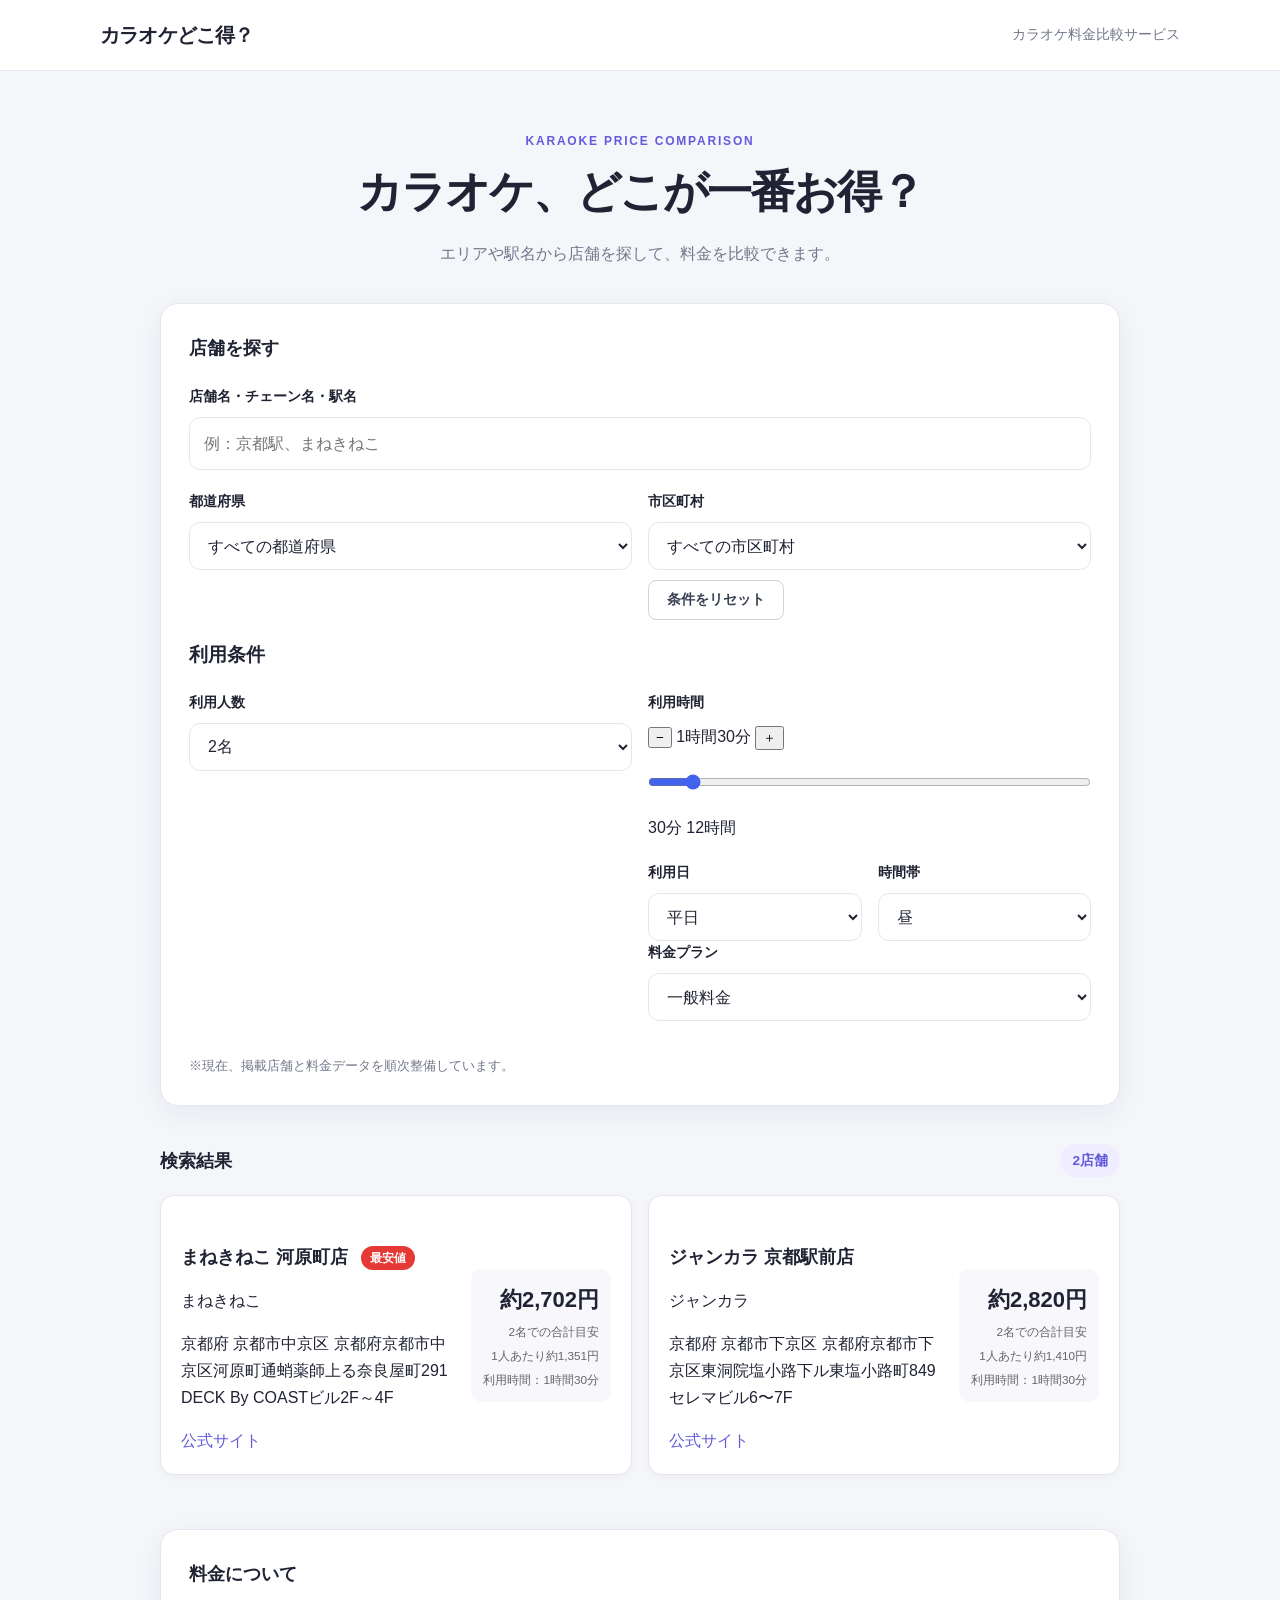
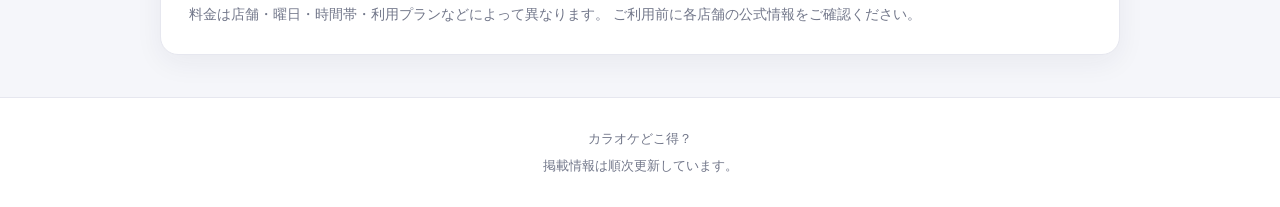
<file: site/index.html>
<!DOCTYPE html>
<html lang="ja">
<head>
  <meta charset="UTF-8">
  <meta name="viewport" content="width=device-width, initial-scale=1">
  <meta name="theme-color" content="#ffffff">
  <meta name="description" content="カラオケ店舗の料金を比較して、自分に合ったお店を探せるサービスです。">
  <title>カラオケどこ得？｜カラオケ料金比較</title>
  <link rel="stylesheet" href="./style.css">
  <script src="./app.js" defer></script>
</head>
<body>
  <header class="site-header">
    <a class="logo" href="./">カラオケどこ得？</a>
    <p class="header-subtitle">カラオケ料金比較サービス</p>
  </header>

  <main class="container">
    <section class="hero">
      <p class="eyebrow">KARAOKE PRICE COMPARISON</p>
      <h1>カラオケ、どこが一番お得？</h1>
      <p class="hero-description">
        エリアや駅名から店舗を探して、料金を比較できます。
      </p>
    </section>

    <section class="search-panel" aria-labelledby="search-title">
      <h2 id="search-title">店舗を探す</h2>

      <label for="search">店舗名・チェーン名・駅名</label>
      <input
        id="search"
        type="search"
        placeholder="例：京都駅、まねきねこ"
        autocomplete="off"
      >

      <div class="select-row">
        <div class="form-field">
          <label for="prefecture">都道府県</label>
          <select id="prefecture">
            <option value="">すべての都道府県</option>
          </select>
        </div>

        <div class="form-field">
          <label for="city">市区町村</label>
          <select id="city">
            <option value="">すべての市区町村</option>
          </select>
          <button type="button" id="reset-filters">条件をリセット</button>
        </div>
      </div>

      <div class="comparison-options">
  <h3>利用条件</h3>

  <div class="select-row">
    <div class="form-field">
      <label for="people">利用人数</label>
      <select id="people">
        <option value="1">1名</option>
        <option value="2" selected>2名</option>
        <option value="3">3名</option>
        <option value="4">4名</option>
        <option value="5">5名</option>
        <option value="6">6名</option>
        <option value="8">8名</option>
        <option value="10">10名</option>
      </select>
    </div>

    <div class="form-field">
<div class="form-field duration-field">
  <label for="duration">利用時間</label>

  <div class="duration-controls">
    <button type="button" id="duration-minus" aria-label="5分短く">−</button>
    <output id="duration-display" for="duration">1時間30分</output>
    <button type="button" id="duration-plus" aria-label="5分長く">＋</button>
  </div>

  <input
    id="duration"
    type="range"
    min="30"
    max="720"
    step="5"
    value="90"
  >

  <div class="duration-range">
    <span>30分</span>
    <span>12時間</span>
  </div>
</div>

  <div class="select-row">
    <div class="form-field">
      <label for="day-type">利用日</label>
      <select id="day-type">
        <option value="weekday">平日</option>
        <option value="weekend">土日祝</option>
      </select>
    </div>

    <div class="form-field">
      <label for="time-type">時間帯</label>
      <select id="time-type">
        <option value="daytime">昼</option>
        <option value="night">夜</option>
      </select>
    </div>
  </div>

  <div class="form-field">
    <label for="plan">料金プラン</label>
    <select id="plan">
      <option value="normal">一般料金</option>
      <option value="member">会員料金</option>
      <option value="student">学生料金</option>
      <option value="freeTime">フリータイム</option>
    </select>
  </div>
</div>
      <p class="search-note">
        ※現在、掲載店舗と料金データを順次整備しています。
      </p>
    </section>

    <section class="results-section" aria-labelledby="results-title">
      <div class="results-heading">
        <h2 id="results-title">検索結果</h2>
        <span id="result-count">0店舗</span>
      </div>

      <div id="store-list" class="store-list" aria-live="polite">
        <p>店舗情報を読み込んでいます。</p>
      </div>
    </section>

    <section class="notice">
      <h2>料金について</h2>
      <p>
        料金は店舗・曜日・時間帯・利用プランなどによって異なります。
        ご利用前に各店舗の公式情報をご確認ください。
      </p>
    </section>
  </main>

  <footer class="site-footer">
    <p>カラオケどこ得？</p>
    <p>掲載情報は順次更新しています。</p>
  </footer>
</body>
</html>
</file>
<file: site/style.css>
:root {
  color-scheme: light;
  --background: #f5f6fa;
  --surface: #ffffff;
  --text: #202333;
  --muted: #72778a;
  --primary: #635bdb;
  --primary-light: #efedff;
  --border: #e6e7ef;
  --radius: 18px;
  --shadow: 0 8px 28px rgba(28, 32, 60, 0.06);
}

* {
  box-sizing: border-box;
}

html {
  scroll-behavior: smooth;
}

body {
  margin: 0;
  background: var(--background);
  color: var(--text);
  font-family:
    -apple-system, BlinkMacSystemFont, "Segoe UI",
    "Noto Sans JP", "Hiragino Kaku Gothic ProN",
    Meiryo, sans-serif;
  line-height: 1.7;
}

a {
  color: var(--primary);
  text-decoration: none;
}

a:hover {
  text-decoration: underline;
}

.site-header {
  display: flex;
  align-items: center;
  justify-content: space-between;
  gap: 16px;
  padding: 18px max(20px, calc((100% - 1080px) / 2));
  background: var(--surface);
  border-bottom: 1px solid var(--border);
}

.logo {
  color: var(--text);
  font-size: 1.25rem;
  font-weight: 800;
  letter-spacing: -0.04em;
}

.header-subtitle {
  margin: 0;
  color: var(--muted);
  font-size: 0.85rem;
}

.container {
  width: min(100% - 32px, 960px);
  margin: 0 auto;
}

.hero {
  padding: 60px 0 36px;
  text-align: center;
}

.eyebrow {
  margin: 0 0 10px;
  color: var(--primary);
  font-size: 0.75rem;
  font-weight: 800;
  letter-spacing: 0.15em;
}

.hero h1 {
  margin: 0;
  font-size: clamp(1.8rem, 5vw, 2.8rem);
  line-height: 1.35;
  letter-spacing: -0.045em;
}

.hero-description {
  margin: 18px 0 0;
  color: var(--muted);
}

.search-panel,
.notice {
  padding: 28px;
  background: var(--surface);
  border: 1px solid var(--border);
  border-radius: var(--radius);
  box-shadow: var(--shadow);
}

.search-panel h2,
.results-section h2,
.notice h2 {
  margin: 0;
  font-size: 1.15rem;
}

.search-panel > label,
.form-field label {
  display: block;
  margin-bottom: 8px;
  font-size: 0.88rem;
  font-weight: 700;
}

.search-panel > label {
  margin-top: 22px;
}

input,
select {
  width: 100%;
  min-height: 48px;
  padding: 12px 14px;
  background: #fff;
  color: var(--text);
  border: 1px solid var(--border);
  border-radius: 11px;
  font: inherit;
  outline: none;
}

input:focus,
select:focus {
  border-color: var(--primary);
  box-shadow: 0 0 0 3px rgba(99, 91, 219, 0.12);
}

.select-row {
  display: grid;
  grid-template-columns: 1fr 1fr;
  gap: 16px;
  margin-top: 20px;
}

.search-note {
  margin: 18px 0 0;
  color: var(--muted);
  font-size: 0.82rem;
}

.results-section {
  padding: 38px 0;
}

.results-heading {
  display: flex;
  align-items: center;
  justify-content: space-between;
  gap: 12px;
  margin-bottom: 18px;
}

#result-count {
  padding: 5px 12px;
  background: var(--primary-light);
  color: var(--primary);
  border-radius: 999px;
  font-size: 0.85rem;
  font-weight: 700;
}

.store-list {
  display: grid;
  grid-template-columns: repeat(2, minmax(0, 1fr));
  gap: 16px;
}

.store-card {
  min-width: 0;
  padding: 22px;
  background: var(--surface);
  border: 1px solid var(--border);
  border-radius: 15px;
  box-shadow: var(--shadow);
  overflow-wrap: anywhere;
}

.store-card-header {
  display: flex;
  flex-wrap: wrap;
  align-items: center;
  justify-content: space-between;
  gap: 8px;
}

.store-chain {
  color: var(--primary);
  font-size: 0.83rem;
  font-weight: 800;
}

.store-status {
  padding: 4px 9px;
  background: #f1f2f6;
  color: #656a7b;
  border-radius: 999px;
  font-size: 0.72rem;
}

.store-card h3 {
  margin: 14px 0 8px;
  font-size: 1.12rem;
  line-height: 1.5;
}

.store-location,
.store-stations,
.store-verified {
  color: var(--muted);
  font-size: 0.84rem;
}

.store-price {
  margin: 18px 0;
  padding: 12px;
  background: #f7f7fc;
  border-radius: 10px;
  font-size: 0.88rem;
}

.store-card > a {
  display: inline-block;
  font-size: 0.87rem;
  font-weight: 700;
}

.empty-message,
.error-message {
  grid-column: 1 / -1;
  margin: 0;
  padding: 28px 18px;
  background: var(--surface);
  border: 1px solid var(--border);
  border-radius: 14px;
  color: var(--muted);
  text-align: center;
}

.error-message {
  color: #b42318;
}

.notice {
  margin-bottom: 42px;
}

.notice p {
  margin: 12px 0 0;
  color: var(--muted);
  font-size: 0.9rem;
}

.site-footer {
  padding: 26px 16px;
  background: var(--surface);
  border-top: 1px solid var(--border);
  color: var(--muted);
  font-size: 0.82rem;
  text-align: center;
}

.site-footer p {
  margin: 4px 0;
}

@media (max-width: 640px) {
  .site-header {
    align-items: flex-start;
    flex-direction: column;
    gap: 2px;
    padding: 14px 18px;
  }

  .hero {
    padding: 42px 0 28px;
  }

  .search-panel,
  .notice {
    padding: 20px;
  }

  .select-row,
  .store-list {
    grid-template-columns: 1fr;
  }

  /* 利用時間の選択 */
.duration-field {
  grid-column: 1 / -1;
}

.duration-controls {
  display: flex;
  align-items: center;
  justify-content: center;
  gap: 20px;
  margin: 12px 0;
}

.duration-controls button {
  width: 48px;
  height: 48px;
  border: 1px solid #d7dce5;
  border-radius: 12px;
  background: #fff;
  font-size: 24px;
  cursor: pointer;
}

.duration-controls button:hover {
  background: #f0f4ff;
}

.duration-controls output {
  min-width: 120px;
  text-align: center;
  font-size: 24px;
  font-weight: bold;
}

#duration {
  display: block;
  width: 100%;
  min-height: auto;
  padding: 0;
  border: none;
  box-shadow: none;
  accent-color: #4263eb;
  cursor: pointer;
}

.duration-range {
  display: flex;
  justify-content: space-between;
  margin-top: 8px;
  color: #666;
  font-size: 13px;
}

@media (max-width: 480px) {
  .duration-controls {
    gap: 14px;
  }

  .duration-controls output {
    min-width: 110px;
    font-size: 21px;
  }
}
  .store-card {
    padding: 18px;
  }
}

/* スライダーの操作範囲を修正 */
#duration {
  display: block;
  box-sizing: border-box;
  width: 100%;
  max-width: 100%;
  height: 32px;
  margin: 8px 0;
  padding: 0;
  border: none;
  outline-offset: 4px;
  appearance: auto;
  -webkit-appearance: auto;
  accent-color: #4263eb;
  cursor: pointer;
}

.duration-field {
  min-width: 0;
}

.duration-controls button:disabled {
  opacity: 0.35;
  cursor: not-allowed;
}
/* 最安値バッジ */
.cheapest-badge {
  display: inline-block;
  margin-left: 8px;
  padding: 3px 9px;
  border-radius: 999px;
  background: #e53935;
  color: #fff;
  font-size: 12px;
  font-weight: 700;
  vertical-align: middle;
  white-space: nowrap;
}
/* 店舗カード */
.store-card {
  display: flex;
  justify-content: space-between;
  align-items: center;
  gap: 20px;
  padding: 20px;
  margin-bottom: 16px;
  border: 1px solid #e5e7eb;
  border-radius: 14px;
  background: #fff;
  box-shadow: 0 2px 8px rgba(0, 0, 0, 0.04);
}

.store-card h3 {
  margin-top: 0;
  margin-bottom: 8px;
}

.store-price {
  flex-shrink: 0;
  text-align: right;
}

.store-price strong {
  display: block;
  font-size: 22px;
}

.store-price small {
  display: block;
  margin-top: 4px;
  color: #666;
}

@media (max-width: 600px) {
  .store-card {
    align-items: flex-start;
    flex-direction: column;
  }

  .store-price {
    text-align: left;
  }
}
/* 検索条件リセットボタン */
#reset-filters {
  display: inline-block;
  padding: 10px 18px;
  margin-top: 10px;
  border: 1px solid #d1d5db;
  border-radius: 8px;
  background: #fff;
  color: #374151;
  font-size: 14px;
  font-weight: 600;
  cursor: pointer;
  transition: background 0.2s, border-color 0.2s;
}

#reset-filters:hover {
  background: #f3f4f6;
  border-color: #9ca3af;
}

#reset-filters:active {
  background: #e5e7eb;
}
</file>
